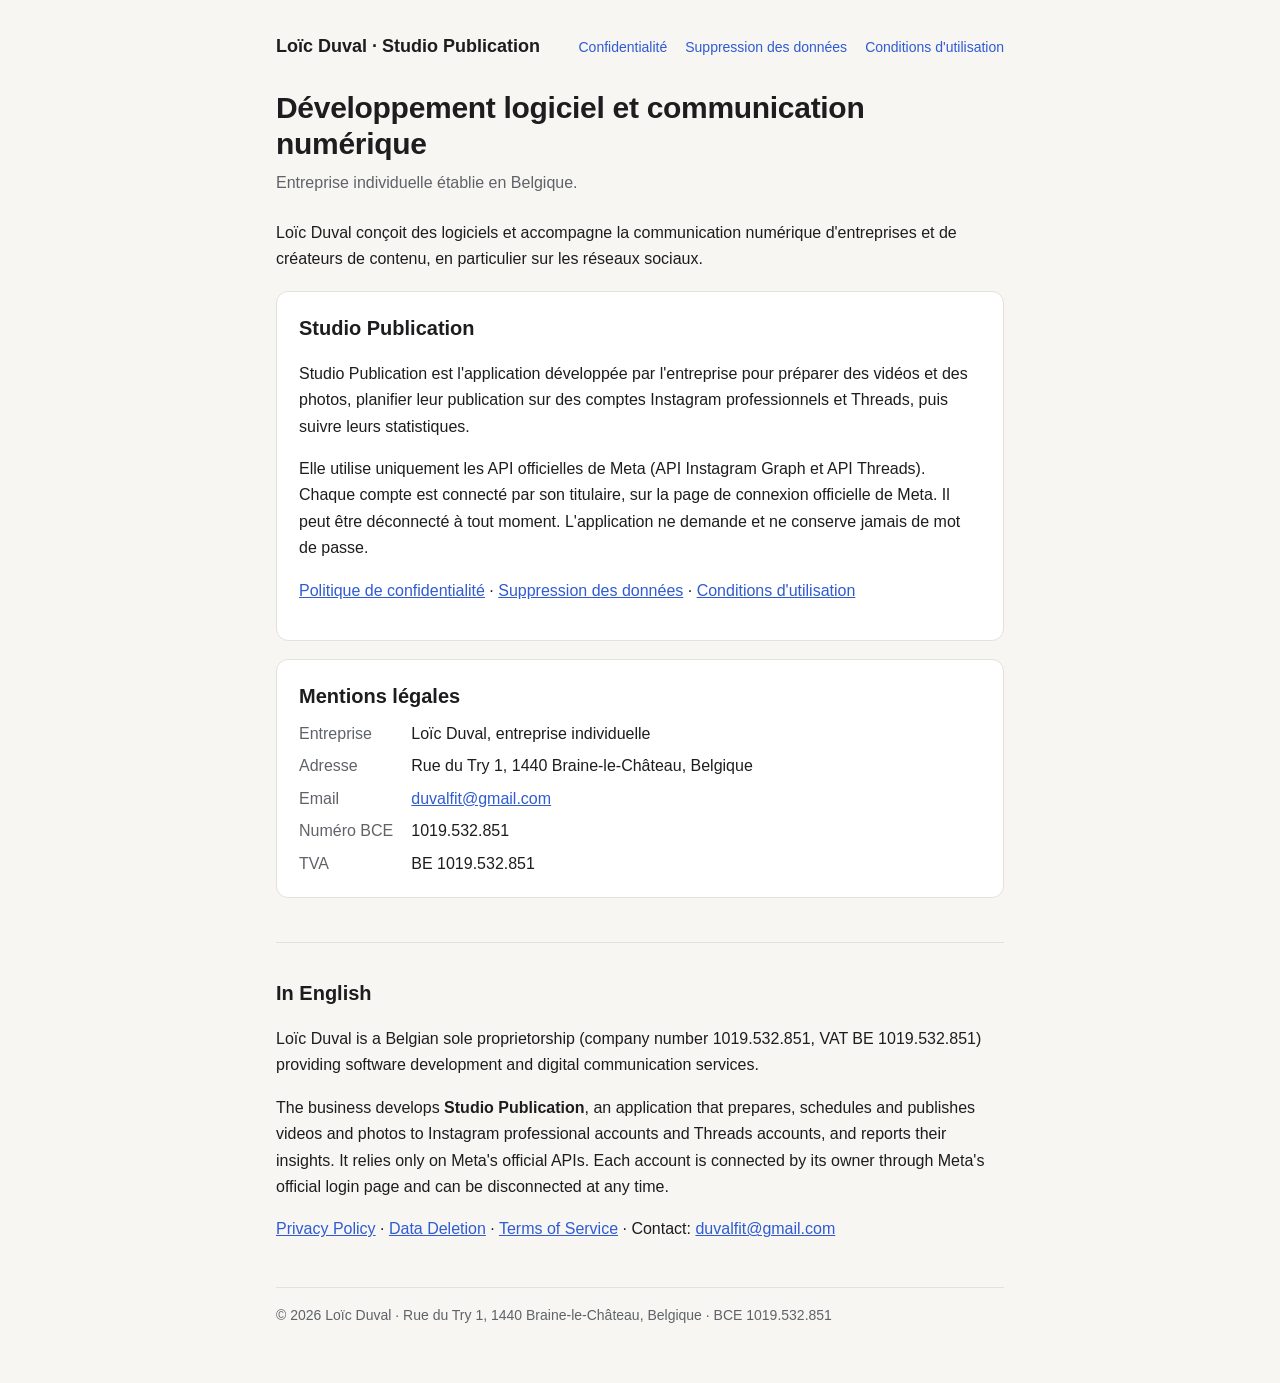
<file: index.html>
<!doctype html>
<html lang="fr">
<head>
<meta charset="utf-8">
<meta name="viewport" content="width=device-width, initial-scale=1">
<title>Loïc Duval · Studio Publication</title>
<meta name="description" content="Loïc Duval, entreprise individuelle belge : développement logiciel et communication numérique. Éditeur de l'application Studio Publication.">
<link rel="stylesheet" href="style.css">
<link rel="icon" type="image/png" href="icone.png">
<link rel="apple-touch-icon" href="icone.png">
</head>
<body>
<div class="page">
  <header class="haut">
    <a class="marque" href="./">Loïc Duval · Studio Publication</a>
    <nav class="liens">
      <a href="confidentialite.html">Confidentialité</a>
      <a href="suppression-des-donnees.html">Suppression des données</a>
      <a href="conditions.html">Conditions d'utilisation</a>
    </nav>
  </header>

  <h1>Développement logiciel et communication numérique</h1>
  <p class="sous-titre">Entreprise individuelle établie en Belgique.</p>

  <p>Loïc Duval conçoit des logiciels et accompagne la communication numérique d'entreprises et de créateurs de contenu, en particulier sur les réseaux sociaux.</p>

  <div class="carte">
    <h2>Studio Publication</h2>
    <p>Studio Publication est l'application développée par l'entreprise pour préparer des vidéos et des photos, planifier leur publication sur des comptes Instagram professionnels et Threads, puis suivre leurs statistiques.</p>
    <p>Elle utilise uniquement les API officielles de Meta (API Instagram Graph et API Threads). Chaque compte est connecté par son titulaire, sur la page de connexion officielle de Meta. Il peut être déconnecté à tout moment. L'application ne demande et ne conserve jamais de mot de passe.</p>
    <p><a href="confidentialite.html">Politique de confidentialité</a> · <a href="suppression-des-donnees.html">Suppression des données</a> · <a href="conditions.html">Conditions d'utilisation</a></p>
  </div>

  <div class="carte">
    <h2>Mentions légales</h2>
    <dl class="fiche">
      <dt>Entreprise</dt><dd>Loïc Duval, entreprise individuelle</dd>
      <dt>Adresse</dt><dd>Rue du Try 1, 1440 Braine-le-Château, Belgique</dd>
      <dt>Email</dt><dd><a href="mailto:duvalfit@gmail.com">duvalfit@gmail.com</a></dd>
      <dt>Numéro BCE</dt><dd>1019.532.851</dd>
      <dt>TVA</dt><dd>BE 1019.532.851</dd>
    </dl>
  </div>

  <hr>
  <section lang="en">
    <h2>In English</h2>
    <p>Loïc Duval is a Belgian sole proprietorship (company number 1019.532.851, VAT BE 1019.532.851) providing software development and digital communication services.</p>
    <p>The business develops <strong>Studio Publication</strong>, an application that prepares, schedules and publishes videos and photos to Instagram professional accounts and Threads accounts, and reports their insights. It relies only on Meta's official APIs. Each account is connected by its owner through Meta's official login page and can be disconnected at any time.</p>
    <p><a href="confidentialite.html#en">Privacy Policy</a> · <a href="suppression-des-donnees.html#en">Data Deletion</a> · <a href="conditions.html#en">Terms of Service</a> · Contact: <a href="mailto:duvalfit@gmail.com">duvalfit@gmail.com</a></p>
  </section>

  <footer class="bas">© 2026 Loïc Duval · Rue du Try 1, 1440 Braine-le-Château, Belgique · BCE 1019.532.851</footer>
</div>
</body>
</html>
</file>
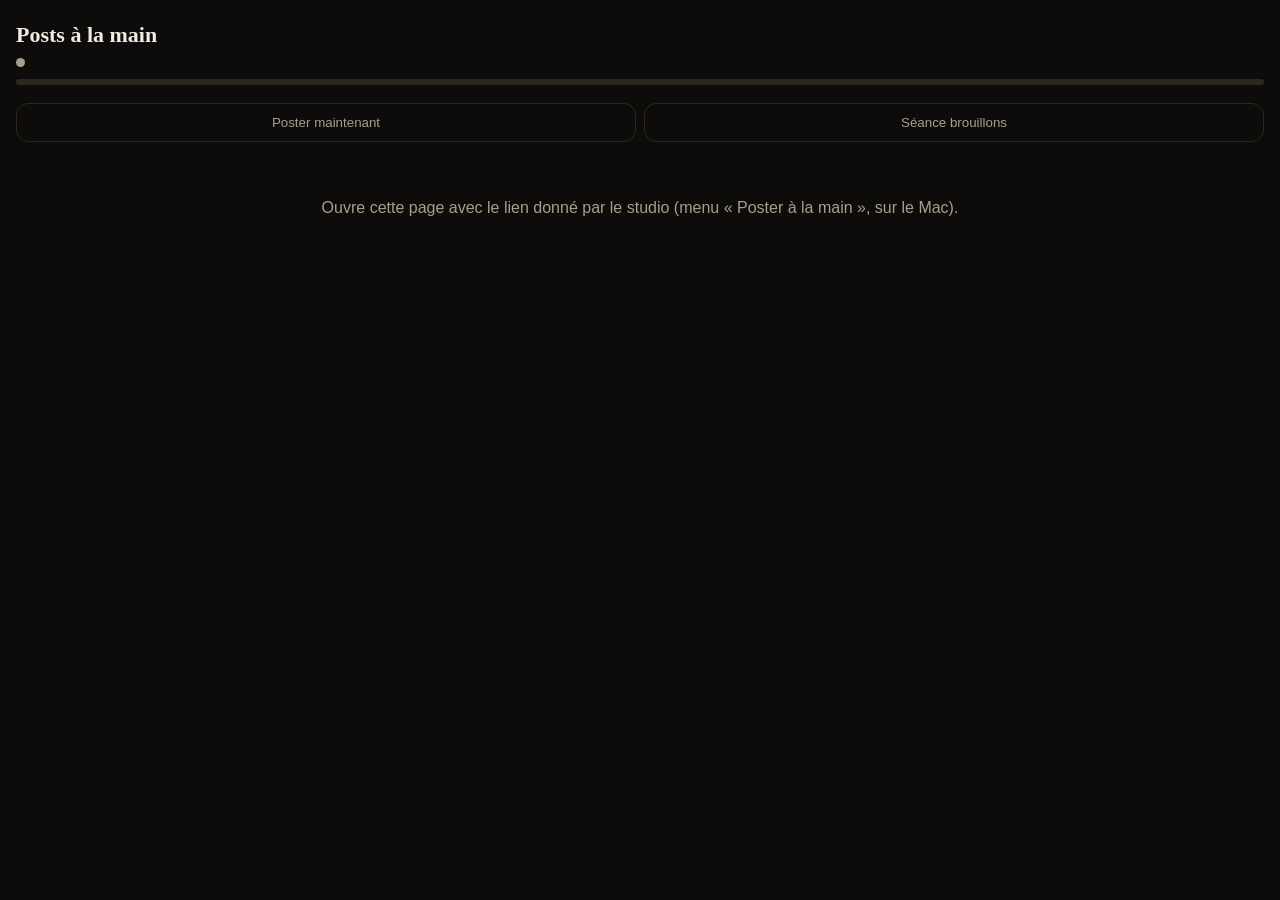
<file: poster/index.html>
<!doctype html><html lang="fr"><head><meta charset="utf-8">
<meta name="viewport" content="width=device-width, initial-scale=1, viewport-fit=cover">
<meta name="robots" content="noindex, nofollow"><meta name="referrer" content="no-referrer">
<meta name="theme-color" content="#0d0c0a">
<title>Posts à la main</title>
<style>
:root{--bg:#0d0c0a;--carte:#17150f;--ligne:#2c281d;--txt:#f1ece0;--doux:#a79f8c;--or:#ecc25c;--ok:#5fcf8f;--essai:#ff8a5c}
*{box-sizing:border-box}body{margin:0;background:var(--bg);color:var(--txt);font:16px/1.45 -apple-system,BlinkMacSystemFont,"Segoe UI",sans-serif;
padding:16px 16px calc(28px + env(safe-area-inset-bottom))}
h1{font:600 22px/1.2 Georgia,serif;margin:6px 0 2px}.sous{color:var(--doux);font-size:14px;margin:0 0 10px}
.etat{display:flex;align-items:center;gap:8px;font-size:13px;color:var(--doux);margin:0 0 12px}
.etat i{width:9px;height:9px;border-radius:50%;background:var(--doux);flex:none}.etat.on i{background:var(--ok)}.etat.charge i{background:var(--or)}
.barre{height:6px;border-radius:6px;background:var(--ligne);overflow:hidden;margin:0 0 18px}.barre i{display:block;height:100%;background:var(--or);width:0;transition:width .4s}
.carte{background:var(--carte);border:1px solid var(--ligne);border-radius:18px;padding:16px;margin:0 0 14px}
.carte.suivant{border-color:var(--or);box-shadow:0 0 0 1px var(--or),0 10px 40px rgba(236,194,92,.12)}
.tete{display:flex;align-items:baseline;gap:10px;flex-wrap:wrap}.heure{font:600 26px/1 Georgia,serif;color:var(--or)}
.retard{color:var(--essai);font-size:13px}.compte{font-size:22px;font-weight:700;margin:8px 0 6px;word-break:break-all}
.type{display:inline-block;font-size:12px;font-weight:700;letter-spacing:.06em;text-transform:uppercase;padding:5px 10px;border-radius:99px;border:1px solid var(--ligne);color:var(--doux)}
.type.essai{color:#1a0d06;background:var(--essai);border-color:var(--essai)}
.consigne{font-size:14px;color:var(--essai);margin:8px 0 0}
video{width:100%;max-height:46vh;border-radius:12px;background:#000;margin:12px 0 0}
.leg{font-size:14px;color:var(--doux);margin:10px 0 0;white-space:pre-wrap;word-break:break-word;max-height:5.8em;overflow:auto}
.btn{display:block;width:100%;border:0;border-radius:14px;padding:16px;font:600 17px/1 inherit;margin:12px 0 0;cursor:pointer;text-align:center;text-decoration:none}
.btn.or{background:var(--or);color:#1b1503}.btn.or:disabled{opacity:.55}
.btn.ok{background:transparent;color:var(--ok);border:1px solid var(--ok)}
.duo{display:flex;gap:10px}.duo .btn{flex:1}.btn.fin{background:transparent;color:var(--doux);border:1px solid var(--ligne);font-size:15px;padding:13px}
.etapes{font-size:13px;color:var(--doux);margin:10px 0 0;padding-left:18px}.etapes li{margin:2px 0}
.ligne{display:flex;align-items:center;gap:10px;padding:11px 2px;border-bottom:1px solid var(--ligne);font-size:15px}
.ligne .h{color:var(--or);font-variant-numeric:tabular-nums;min-width:48px}.ligne .c{flex:1;overflow:hidden;text-overflow:ellipsis;white-space:nowrap}
.ligne .s{font-size:13px;color:var(--doux)}.ligne.fait .s{color:var(--ok)}.ligne button{background:none;border:0;color:var(--doux);font-size:13px;text-decoration:underline;padding:4px}
.ligne .manque{color:var(--essai)}
h2{font:600 15px/1 inherit;color:var(--doux);text-transform:uppercase;letter-spacing:.08em;margin:22px 0 4px}
.vide{text-align:center;color:var(--doux);padding:40px 10px}
.note{position:fixed;left:16px;right:16px;bottom:calc(16px + env(safe-area-inset-bottom));background:#fff;color:#111;border-radius:12px;padding:12px 14px;font-size:14px;text-align:center;opacity:0;pointer-events:none;transition:opacity .25s}
.note.vu{opacity:1}
.modes{display:flex;gap:8px;margin:0 0 14px}.modes button{flex:1;border:1px solid var(--ligne);background:transparent;color:var(--doux);border-radius:12px;padding:11px 6px;font:600 14px/1.1 inherit}
.modes button.on{border-color:var(--or);color:var(--or)}
.puces{display:flex;gap:8px;flex-wrap:wrap;margin:0 0 12px}.puces button{border:1px solid var(--ligne);background:transparent;color:var(--txt);border-radius:99px;padding:8px 12px;font:600 14px/1 inherit}
.puces button.on{background:var(--or);border-color:var(--or);color:#1b1503}.aide{font-size:13px;color:var(--doux);margin:0 0 12px}
</style></head><body>
<h1>Posts à la main</h1><p class="sous" id="sous">Chargement…</p>
<div class="etat" id="etat"><i></i><span id="etatTxt">Recherche du studio…</span></div>
<div class="barre"><i id="barre"></i></div>
<div class="modes"><button data-mode="heure">Poster maintenant</button><button data-mode="brouillons">Séance brouillons</button></div>
<div id="seance"></div>
<div id="suivant"></div><h2 id="tAvenir" hidden>Ensuite</h2><div id="avenir"></div><h2 id="tFaits" hidden>Déjà traités</h2><div id="faits"></div>
<div class="note" id="note"></div>
<script>
// Cette page ne contient aucune donnée. La clé (après le # du lien donné par le studio) reste dans ce téléphone.
// Les vidéos sont rangées dans le téléphone : une fois chargées, la page marche sans le Mac.
const NTFY = 'https://ntfy.sh';
const $ = (s) => document.querySelector(s);
const esc = (s) => String(s ?? '').replace(/[&<>"']/g, (c) => ({'&':'&amp;','<':'&lt;','>':'&gt;','"':'&quot;',"'":'&#39;'}[c]));
const hm = (t) => new Date(t * 1000).toLocaleTimeString('fr-FR', {hour: '2-digit', minute: '2-digit'});
const lire = (k, d) => { try { const v = localStorage.getItem(k); return v == null ? d : JSON.parse(v); } catch { return d; } };
const ecrire = (k, v) => { try { localStorage.setItem(k, JSON.stringify(v)); } catch { /* stockage plein ou bloqué */ } };
function note(t) { const n = $('#note'); n.textContent = t; n.classList.add('vu'); clearTimeout(note.t); note.t = setTimeout(() => n.classList.remove('vu'), 3400); }

if (location.hash.length > 10) { ecrire('cle', location.hash.slice(1)); history.replaceState(null, '', location.pathname); }
const cle = lire('cle', '');
const [secret, sujetAdr] = cle.split('.');
let posts = lire('posts', []);          // la liste, gardée dans le téléphone
let attente = lire('attente', []);      // appuis faits Mac éteint, à remonter au studio : [{id, statut, t}]
let base = lire('base', '');            // adresse internet du studio la dernière fois qu'il a répondu
let enLigne = false, ouvert = null, enCours = false;
let mode = lire('mode', 'heure'), compteSeance = null;   // « brouillons » : on prépare d'affilée tous les posts d'un compte
const fichiers = {};                    // id -> File en mémoire, prêt pour le partage
const dansTel = new Set();              // ids des vidéos déjà rangées dans le téléphone
const cleVideo = (id) => 'v/' + id + '.mp4';

async function essayer(url, opt, ms) {
  const c = new AbortController(); const t = setTimeout(() => c.abort(), ms || 7000);
  try { return await fetch(url, Object.assign({signal: c.signal, cache: 'no-store'}, opt || {})); } finally { clearTimeout(t); }
}

async function adressesConnues() {
  const l = base ? [base] : [];
  if (!sujetAdr) return l;
  try {
    const txt = await (await essayer(NTFY + '/' + sujetAdr + '/json?poll=1&since=12h', null, 7000)).text();
    const msgs = txt.split('\n').filter(Boolean).map((x) => { try { return JSON.parse(x); } catch { return null; } }).filter((m) => m && m.event === 'message' && /^https:\/\//.test(m.message || ''));
    msgs.sort((a, b) => b.time - a.time);
    for (const m of msgs) if (!l.includes(m.message)) l.push(m.message);
  } catch { /* pas de réseau */ }
  return l;
}

async function synchroniser() {
  if (!secret || enCours) return;
  enCours = true;
  try {
    let d = null;
    for (const b of await adressesConnues()) {
      try { const r = await essayer(b + '/t/' + secret + '/liste'); if (r.ok) { d = await r.json(); base = b; ecrire('base', b); break; } } catch { /* studio éteint à cette adresse */ }
    }
    enLigne = !!d;
    if (d) {
      const reste = [];
      for (const a of attente) {          // remonte ce qui a été fait Mac éteint
        try { const r = await essayer(base + '/t/' + secret + '/' + a.statut + '/' + a.id + '?t=' + Math.round(a.t), {method: 'POST'}); if (!r.ok) reste.push(a); } catch { reste.push(a); }
      }
      const envoye = attente.length !== reste.length;
      attente = reste; ecrire('attente', attente);
      if (envoye) { try { d = await (await essayer(base + '/t/' + secret + '/liste')).json(); } catch { /* on garde la liste d'avant */ } }
      posts = d.posts.map((p) => { const a = attente.find((x) => x.id === p.id); return !a ? p : (a.statut === 'brouillon' || a.statut === 'pasbrouillon' ? Object.assign(p, {brouillon: a.statut === 'brouillon'}) : Object.assign(p, {statut: a.statut})); });
      ecrire('posts', posts);
    }
    dessiner();
    if (enLigne) await rangerVideos();
  } finally { enCours = false; dessiner(); }
}

async function rangerVideos() {
  if (!('caches' in window)) return;
  if (navigator.storage && navigator.storage.persist) navigator.storage.persist().catch(() => {});
  const cache = await caches.open('videos');
  const voulus = posts.filter((p) => p.statut === 'prevu');
  for (const r of await cache.keys()) {          // ménage : les vidéos des posts déjà traités ou retirés
    const id = (r.url.match(/v\/([^/]+)\.mp4$/) || [])[1];
    if (!voulus.some((p) => p.id === id)) { await cache.delete(r); dansTel.delete(id); }
  }
  for (const p of voulus) {
    if (await cache.match(cleVideo(p.id))) { dansTel.add(p.id); continue; }
    try {
      const r = await fetch(base + '/t/' + secret + '/v/' + p.id + '.mp4', {cache: 'no-store'});
      if (!r.ok) continue;
      await cache.put(cleVideo(p.id), new Response(await r.blob(), {headers: {'Content-Type': 'video/mp4'}}));
      dansTel.add(p.id);
    } catch { break; }                           // plus de réseau ou plus de place : on s'arrête là
    dessiner();
  }
}

async function recenser() {
  if (!('caches' in window)) return;
  const cache = await caches.open('videos');
  for (const r of await cache.keys()) { const id = (r.url.match(/v\/([^/]+)\.mp4$/) || [])[1]; if (id) dansTel.add(id); }
}

async function fichier(p) {
  if (fichiers[p.id]) return fichiers[p.id];
  if (!('caches' in window)) return null;
  const r = await (await caches.open('videos')).match(cleVideo(p.id));
  if (!r) return null;
  fichiers[p.id] = new File([await r.blob()], 'reel-' + p.id + '.mp4', {type: 'video/mp4'});
  return fichiers[p.id];
}

async function preparer(p) {
  if (!p) return;
  const f = await fichier(p);
  if ($('#suivant').dataset.id !== p.id) return;
  const secondaire = !!document.querySelector('[data-envoyer="' + p.id + '"].fin');
  const bt = document.querySelector('[data-envoyer="' + p.id + '"]'), v = document.querySelector('#suivant video');
  if (f) {
    if (bt) { bt.disabled = false; bt.textContent = secondaire ? 'Renvoyer la vidéo vers Instagram' : 'Envoyer vers Instagram'; }
    if (v && !v.src) v.src = URL.createObjectURL(f);
  } else if (bt) bt.textContent = enLigne ? 'Chargement de la vidéo…' : 'Vidéo pas encore dans le téléphone';
}

function dessiner() {
  if (!secret) { $('#sous').textContent = ''; $('#etatTxt').textContent = ''; $('#suivant').innerHTML = '<div class="vide">Ouvre cette page avec le lien donné par le studio (menu « Poster à la main », sur le Mac).</div>'; return; }
  const now = Date.now() / 1000;
  const aFaire = posts.filter((p) => p.statut === 'prevu');
  const traites = posts.filter((p) => p.statut !== 'prevu');
  const faits = traites.filter((p) => p.statut === 'fait').length;
  const prets = aFaire.filter((p) => dansTel.has(p.id)).length;
  $('#sous').textContent = posts.length ? faits + ' posté' + (faits > 1 ? 's' : '') + ' sur ' + posts.length + ' · ' + aFaire.length + ' à faire' : 'Rien de prévu.';
  $('#barre').style.width = posts.length ? Math.round(100 * faits / posts.length) + '%' : '0';
  const charge = enLigne && prets < aFaire.length;
  $('#etat').className = 'etat' + (charge ? ' charge' : (enLigne ? ' on' : ''));
  $('#etatTxt').textContent = (enCours && !enLigne ? 'Recherche du studio… ' : (enLigne ? 'Studio joint. ' : 'Mac éteint : tu peux poster quand même. '))
    + (aFaire.length ? prets + ' vidéo' + (prets > 1 ? 's' : '') + ' sur ' + aFaire.length + ' dans le téléphone' + (charge ? ', chargement…' : '') + '.' : '')
    + (attente.length ? ' ' + attente.length + ' à remonter au studio.' : '');
  document.querySelectorAll('[data-mode]').forEach((b) => b.classList.toggle('on', b.dataset.mode === mode));
  const seance = mode === 'brouillons';
  const aPreparer = aFaire.filter((x) => !x.brouillon);
  const comptes = [...new Set(aPreparer.map((x) => x.compte))];
  if (seance && !comptes.includes(compteSeance)) compteSeance = comptes[0] || null;
  $('#seance').innerHTML = !seance ? '' : (comptes.length
    ? '<p class="aide">Choisis un compte, mets-toi dessus dans Instagram, puis enregistre toutes ses vidéos en brouillon d\'affilée. À l\'heure du rappel, il ne restera qu\'à publier le brouillon.</p><div class="puces">' + comptes.map((c) => '<button data-compte="' + esc(c) + '" class="' + (c === compteSeance ? 'on' : '') + '">' + esc(c) + ' · ' + aPreparer.filter((x) => x.compte === c).length + '</button>').join('') + '</div>'
    : '<p class="aide">Tous les posts à venir sont déjà en brouillon. Passe sur « Poster maintenant » pour les publier à l\'heure.</p>');
  const p = seance ? aPreparer.find((x) => x.compte === compteSeance)
    : (aFaire.find((x) => x.id === ouvert) || aFaire.find((x) => x.brouillon || dansTel.has(x.id)) || aFaire[0]);
  const cleCarte = p ? p.id + ':' + mode + ':' + (p.brouillon ? 1 : 0) : '';
  if (!p && seance) { $('#suivant').dataset.id = ''; $('#suivant').innerHTML = ''; }
  else if (!p) { $('#suivant').dataset.id = ''; $('#suivant').innerHTML = '<div class="vide">' + (posts.length ? 'Tout est posté pour l\'instant. Bravo.' : 'Aucun post préparé. Prépare-les depuis le studio, sur le Mac.') + '</div>'; }
  else if ($('#suivant').dataset.cle !== cleCarte) {
    $('#suivant').dataset.cle = cleCarte;
    $('#suivant').dataset.id = p.id;
    const retard = now - p.heure;
    $('#suivant').innerHTML = '<div class="carte suivant"><div class="tete"><span class="heure">' + hm(p.heure) + '</span>'
      + (retard > 300 ? '<span class="retard">prévu il y a ' + Math.round(retard / 60) + ' min</span>' : (retard < -60 ? '<span class="sous" style="margin:0">dans ' + Math.round(-retard / 60) + ' min</span>' : '<span class="retard">c\'est maintenant</span>')) + '</div>'
      + '<div class="compte">' + esc(p.compte) + '</div>'
      + '<span class="type ' + (p.genre === 'essai' ? 'essai' : '') + '">' + (p.genre === 'essai' ? 'Réel d\'essai' : 'Réel normal') + '</span>'
      + (p.genre === 'essai' ? '<p class="consigne">Dans Instagram, active « Essai » avant de partager.</p>' : '')
      + '<video controls playsinline preload="metadata"></video>'
      + (p.legende ? '<p class="leg">' + esc(p.legende) + '</p>' : '')
      + (p.brouillon && !seance
        ? '<p class="consigne">Déjà en brouillon. Dans Instagram, sur <b>' + esc(p.compte) + '</b> : « + » › Reel › Brouillons, choisis cette vidéo et publie.</p>'
          + '<div class="duo"><button class="btn ok" data-fait="' + p.id + '">C\'est posté ✓</button><button class="btn fin" data-saute="' + p.id + '">Passer</button></div>'
          + '<button class="btn fin" data-envoyer="' + p.id + '" disabled>Chargement de la vidéo…</button><button class="btn fin" data-pasbrouillon="' + p.id + '">Ce n\'était pas en brouillon</button></div>'
        : '<button class="btn or" data-envoyer="' + p.id + '" disabled>Chargement de la vidéo…</button>'
          + '<ol class="etapes"><li>Dans Instagram, mets-toi sur <b>' + esc(p.compte) + '</b> (appui long sur ta photo de profil, en bas à droite).</li><li>Reviens ici, appuie sur « Envoyer vers Instagram », puis choisis Instagram › Reel.</li>'
          + (p.legende ? '<li>La légende est déjà copiée : colle-la.</li>' : '')
          + (seance ? '<li>Dans Instagram, choisis <b>« Enregistrer le brouillon »</b> au lieu de partager.</li>' : '') + '</ol>'
          + (seance ? '<div class="duo"><button class="btn ok" data-brouillon="' + p.id + '">Mis en brouillon ✓</button><button class="btn fin" data-saute="' + p.id + '">Passer</button></div></div>'
                    : '<div class="duo"><button class="btn ok" data-fait="' + p.id + '">C\'est posté ✓</button><button class="btn fin" data-saute="' + p.id + '">Passer</button></div></div>'));
  }
  if (p) preparer(p);
  const reste = aFaire.filter((x) => !p || x.id !== p.id);
  if (reste[0] && dansTel.has(reste[0].id)) fichier(reste[0]);
  $('#tAvenir').hidden = !reste.length;
  $('#avenir').innerHTML = reste.map((x) => '<div class="ligne"><span class="h">' + hm(x.heure) + '</span><span class="c">' + esc(x.compte) + '</span><span class="s' + (dansTel.has(x.id) ? '' : ' manque') + '">' + (x.genre === 'essai' ? 'essai' : 'réel') + (x.brouillon ? ' · en brouillon' : (dansTel.has(x.id) ? '' : ' · pas chargée')) + '</span><button data-ouvrir="' + x.id + '">Faire maintenant</button></div>').join('');
  $('#tFaits').hidden = !traites.length;
  $('#faits').innerHTML = traites.map((x) => '<div class="ligne ' + x.statut + '"><span class="h">' + hm(x.heure) + '</span><span class="c">' + esc(x.compte) + '</span><span class="s">' + (x.statut === 'fait' ? 'posté ✓' : 'passé') + '</span><button data-prevu="' + x.id + '">Annuler</button></div>').join('');
}

function marquer(id, statut) {
  const p = posts.find((x) => x.id === id);
  if (!p) return;
  if (statut === 'brouillon' || statut === 'pasbrouillon') p.brouillon = statut === 'brouillon'; else p.statut = statut;
  ecrire('posts', posts);
  attente = attente.filter((a) => a.id !== id).concat([{id, statut, t: Date.now() / 1000}]); ecrire('attente', attente);
  ouvert = null; $('#suivant').dataset.id = ''; $('#suivant').dataset.cle = '';
  dessiner(); synchroniser();
}

document.addEventListener('click', async (e) => {
  const t = e.target.closest('[data-envoyer],[data-fait],[data-saute],[data-prevu],[data-ouvrir],[data-mode],[data-compte],[data-brouillon],[data-pasbrouillon]');
  if (!t) return;
  const d = t.dataset;
  if (d.mode) { mode = d.mode; ecrire('mode', mode); ouvert = null; dessiner(); return; }
  if (d.compte) { compteSeance = d.compte; dessiner(); return; }
  if (d.brouillon) { marquer(d.brouillon, 'brouillon'); note('Noté. Vidéo suivante de ce compte.'); return; }
  if (d.pasbrouillon) { marquer(d.pasbrouillon, 'pasbrouillon'); return; }
  if (d.envoyer) {
    const p = posts.find((x) => x.id === d.envoyer), f = fichiers[d.envoyer];
    if (p && p.legende && navigator.clipboard) navigator.clipboard.writeText(p.legende).catch(() => {});
    if (!f) { note('La vidéo charge encore, réessaie dans un instant.'); return; }
    if (navigator.canShare && navigator.canShare({files: [f]})) {
      try { await navigator.share({files: [f]}); note(p && p.legende ? 'Légende copiée. Une fois posté, appuie sur « C\'est posté ».' : 'Une fois posté, appuie sur « C\'est posté ».'); }
      catch (err) { if (err && err.name !== 'AbortError') note('Le partage n\'a pas marché sur ce téléphone.'); }
    } else note('Ce navigateur ne sait pas partager une vidéo : ouvre la page dans Safari.');
  } else if (d.fait) marquer(d.fait, 'fait');
  else if (d.saute) { if (confirm('Passer ce post ? Sa vidéo retourne au stock.')) marquer(d.saute, 'saute'); }
  else if (d.prevu) marquer(d.prevu, 'prevu');
  else if (d.ouvrir) { ouvert = d.ouvrir; mode = 'heure'; ecrire('mode', mode); $('#suivant').dataset.id = ''; dessiner(); window.scrollTo({top: 0, behavior: 'smooth'}); }
});

if ('serviceWorker' in navigator) navigator.serviceWorker.register('sw.js').catch(() => {});
recenser().then(() => { dessiner(); synchroniser(); });
setInterval(synchroniser, 45000);
document.addEventListener('visibilitychange', () => { if (!document.hidden) synchroniser(); });
</script></body></html>
</file>
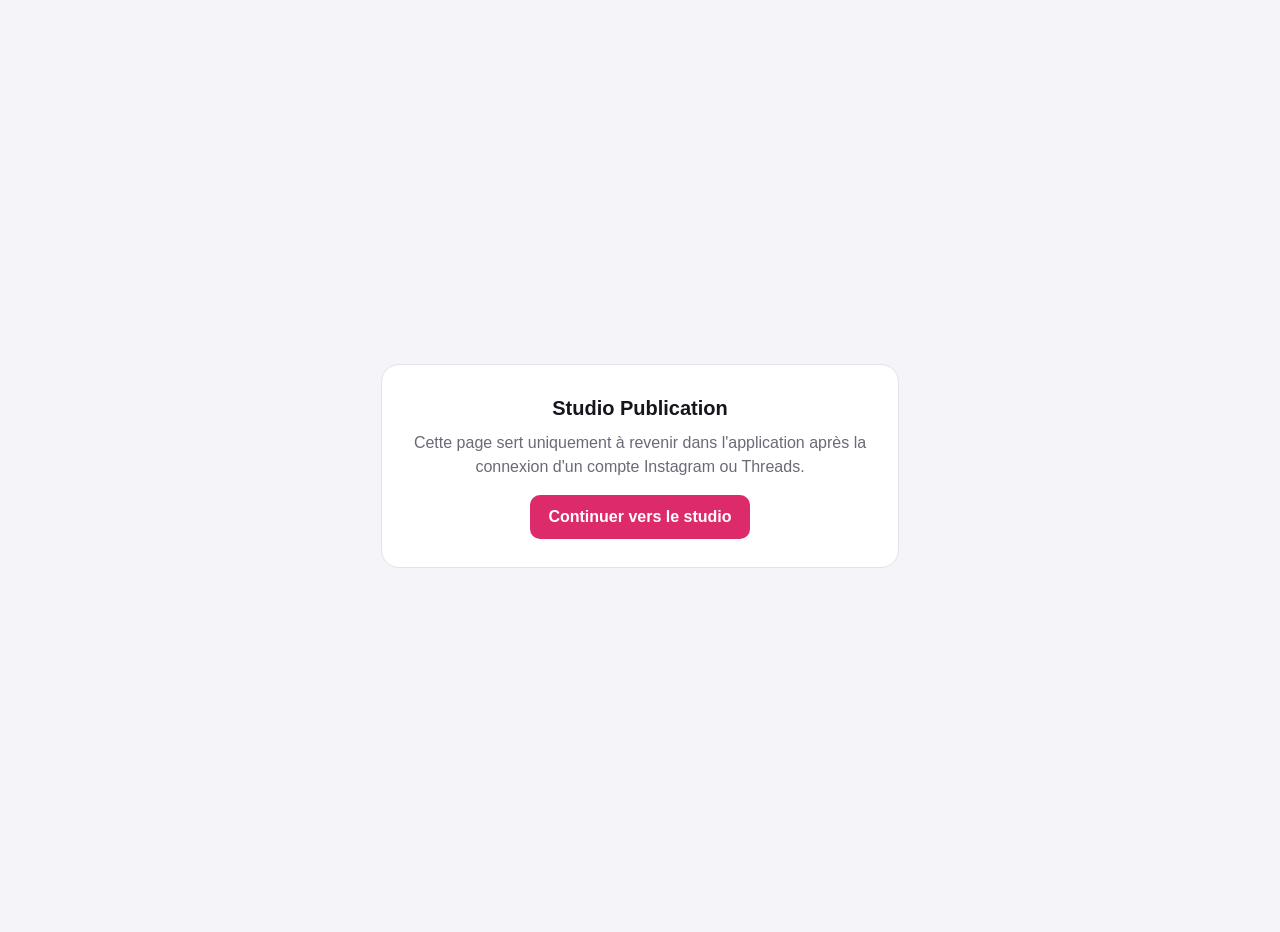
<file: retour/index.html>
<!doctype html>
<html lang="fr">
<head>
<meta charset="utf-8">
<meta name="viewport" content="width=device-width, initial-scale=1">
<meta name="robots" content="noindex">
<meta name="referrer" content="no-referrer">
<title>Retour vers Studio Publication</title>
<link rel="icon" type="image/png" href="../icone.png">
<style>
  :root { color-scheme: light dark; }
  body { margin: 0; min-height: 100vh; display: flex; align-items: center; justify-content: center; padding: 16px;
    font: 16px/1.5 -apple-system, BlinkMacSystemFont, "Segoe UI", Roboto, sans-serif; background: #f5f4f8; color: #16141c; }
  .carte { max-width: 460px; background: #fff; border: 1px solid #e3e1ea; border-radius: 18px; padding: 28px; text-align: center; }
  h1 { font-size: 20px; margin: 0 0 8px; }
  p { margin: 8px 0 0; color: #6b6877; }
  a { display: inline-block; margin-top: 16px; padding: 10px 18px; border-radius: 10px; background: #dd2a6b; color: #fff; text-decoration: none; font-weight: 600; }
  @media (prefers-color-scheme: dark) {
    body { background: #0d0c11; color: #f2f1f6; }
    .carte { background: #17161d; border-color: #2a2835; }
    p { color: #a09dad; }
  }
</style>
</head>
<body>
<div class="carte">
  <h1 id="titre">Retour vers Studio Publication…</h1>
  <p id="msg">La connexion est presque terminée : cette page te ramène dans le studio, sur ton ordinateur.</p>
  <a id="lien" href="#" hidden>Continuer vers le studio</a>
  <noscript><p>Active JavaScript pour terminer la connexion.</p></noscript>
</div>
<script>
  // Page de retour après une connexion Instagram ou Threads (Studio Publication).
  // Le studio tourne sur l'ordinateur de l'entreprise : on y renvoie le code de connexion donné par Meta.
  // Rien n'est enregistré ni envoyé ailleurs.
  (function () {
    var suite = location.search;
    if (suite.length > 1 && /[?&](code|error|state)=/.test(suite)) {
      var cible = "http://127.0.0.1:8766/retour" + suite;
      var lien = document.getElementById("lien");
      lien.href = cible;
      lien.hidden = false;
      location.replace(cible);
    } else {
      document.getElementById("titre").textContent = "Studio Publication";
      document.getElementById("msg").textContent = "Cette page sert uniquement à revenir dans l'application après la connexion d'un compte Instagram ou Threads.";
    }
  })();
</script>
</body>
</html>
</file>
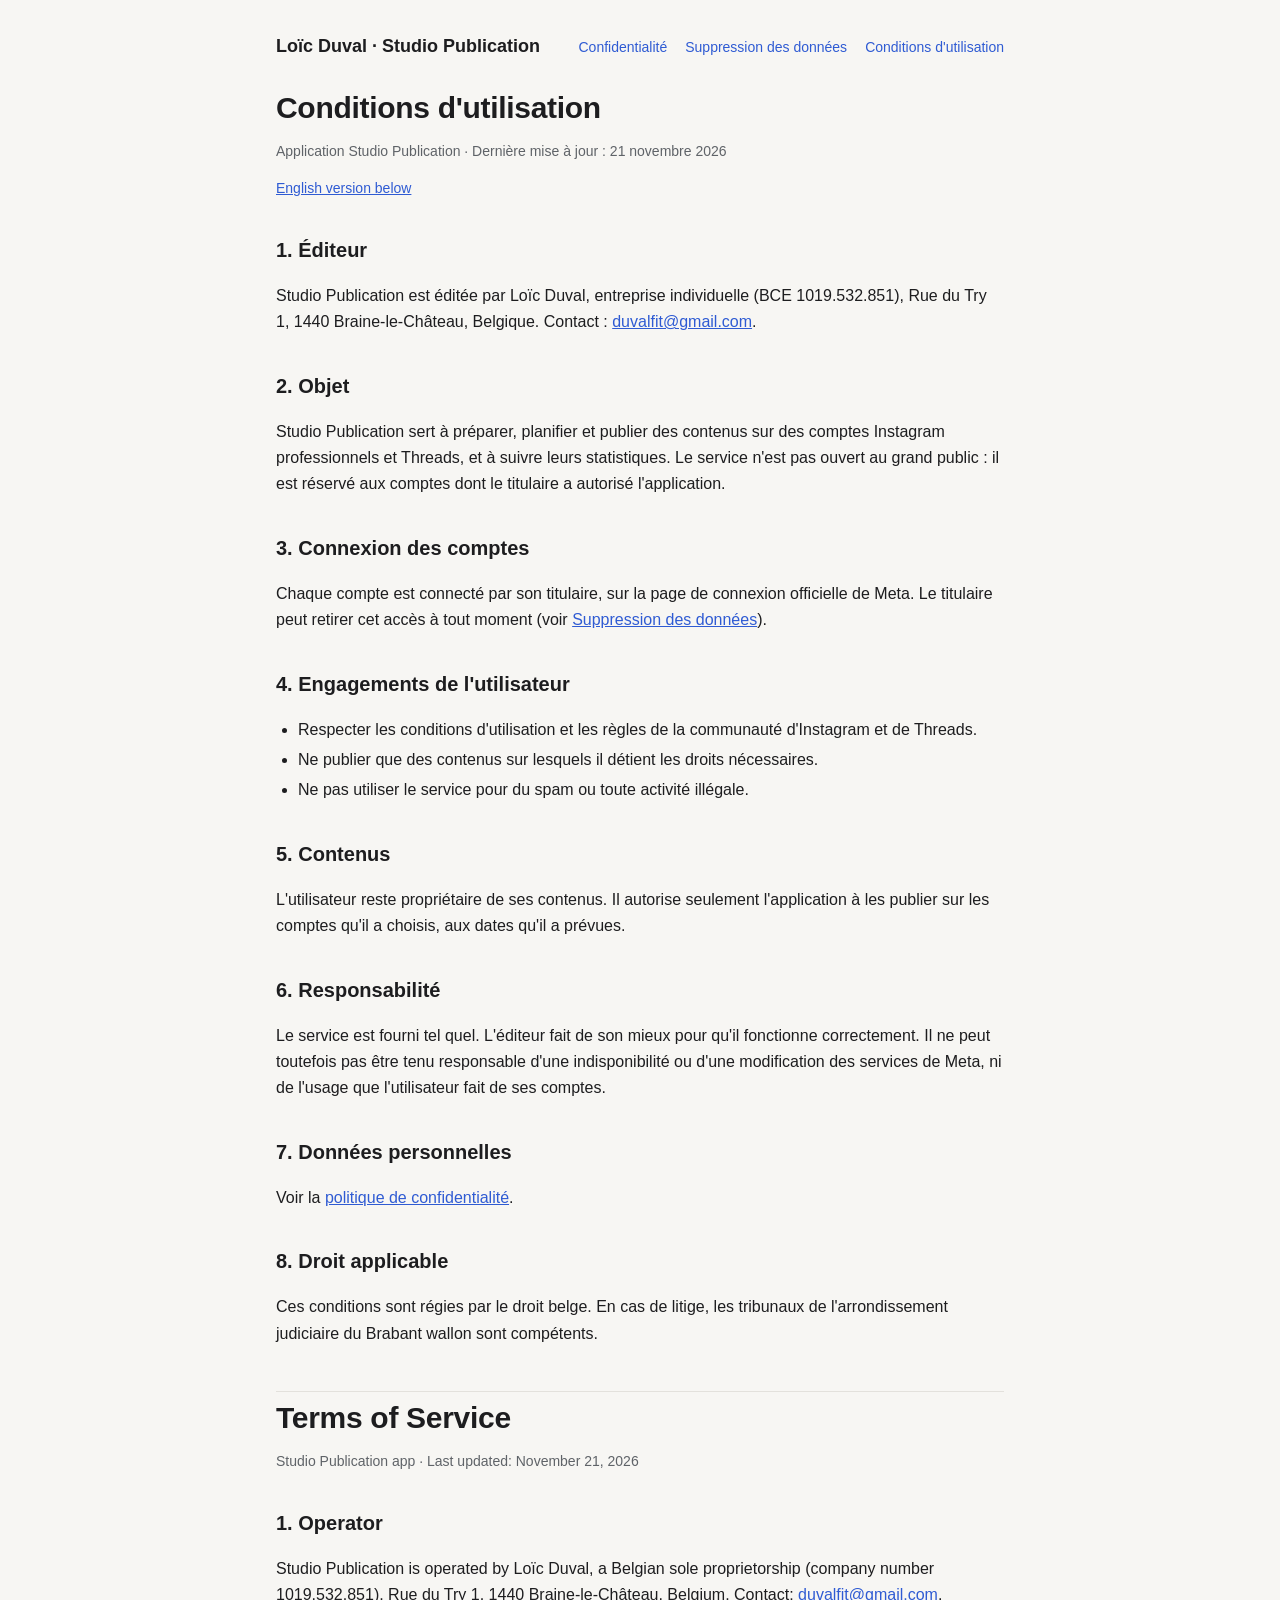
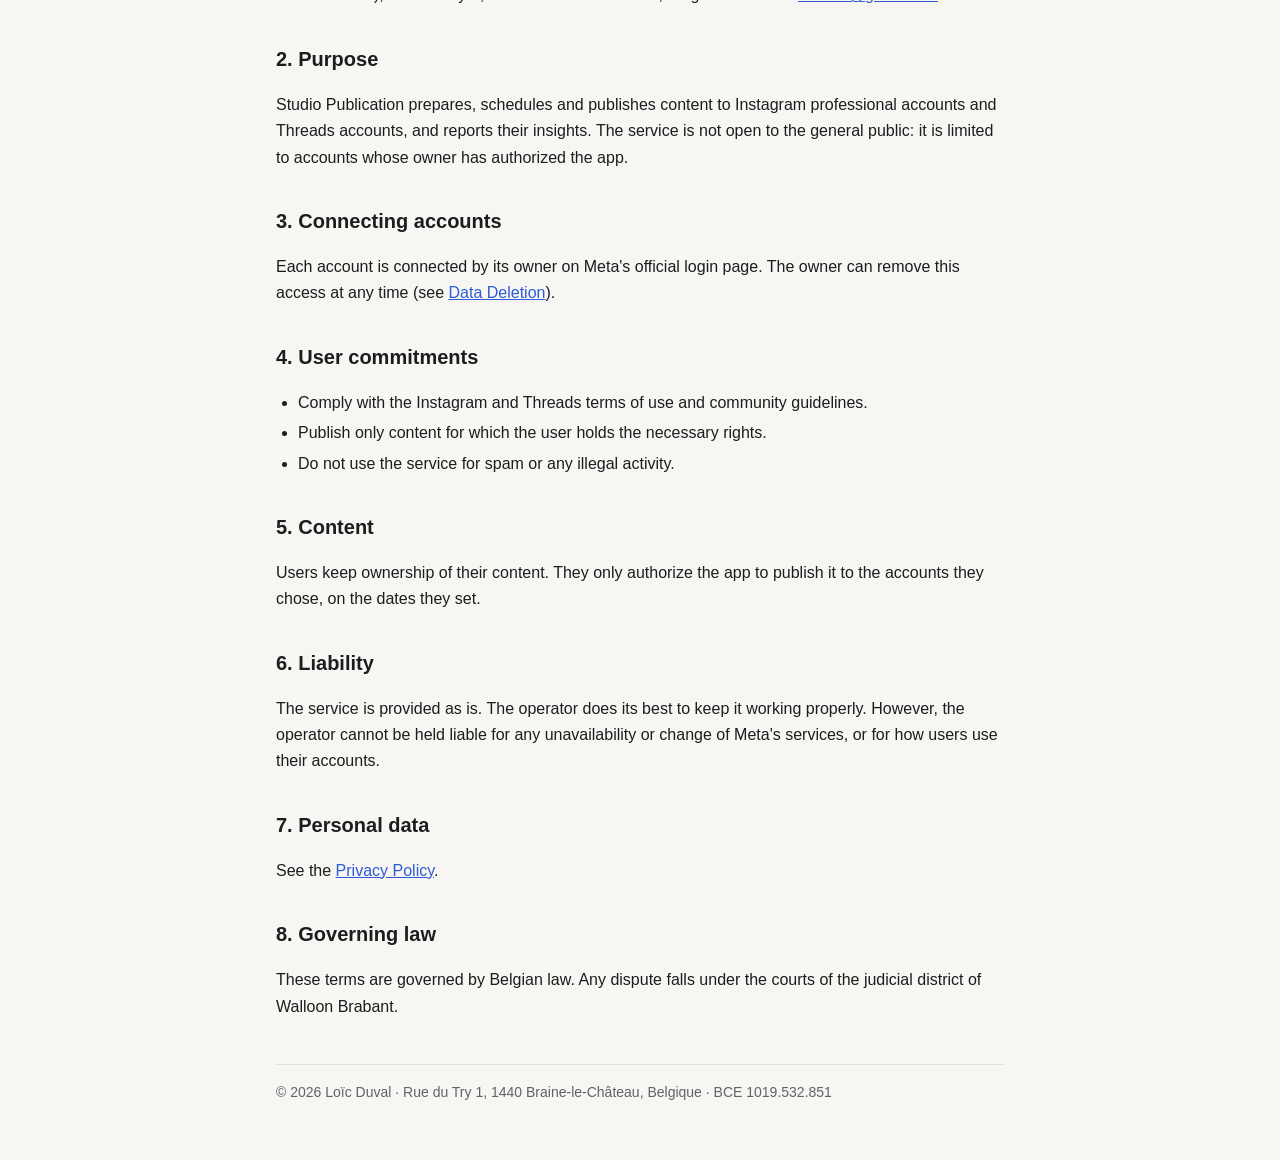
<file: conditions.html>
<!doctype html>
<html lang="fr">
<head>
<meta charset="utf-8">
<meta name="viewport" content="width=device-width, initial-scale=1">
<title>Conditions d'utilisation · Studio Publication</title>
<meta name="description" content="Conditions d'utilisation de l'application Studio Publication (Loïc Duval, Belgique).">
<link rel="stylesheet" href="style.css">
<link rel="icon" type="image/png" href="icone.png">
<link rel="apple-touch-icon" href="icone.png">
</head>
<body>
<div class="page">
  <header class="haut">
    <a class="marque" href="./">Loïc Duval · Studio Publication</a>
    <nav class="liens">
      <a href="confidentialite.html">Confidentialité</a>
      <a href="suppression-des-donnees.html">Suppression des données</a>
      <a href="conditions.html">Conditions d'utilisation</a>
    </nav>
  </header>

  <h1>Conditions d'utilisation</h1>
  <p class="date">Application Studio Publication · Dernière mise à jour : 21 novembre 2026</p>
  <p class="langue"><a href="#en">English version below</a></p>

  <h2>1. Éditeur</h2>
  <p>Studio Publication est éditée par Loïc Duval, entreprise individuelle (BCE 1019.532.851), Rue du Try 1, 1440 Braine-le-Château, Belgique. Contact : <a href="mailto:duvalfit@gmail.com">duvalfit@gmail.com</a>.</p>

  <h2>2. Objet</h2>
  <p>Studio Publication sert à préparer, planifier et publier des contenus sur des comptes Instagram professionnels et Threads, et à suivre leurs statistiques. Le service n'est pas ouvert au grand public : il est réservé aux comptes dont le titulaire a autorisé l'application.</p>

  <h2>3. Connexion des comptes</h2>
  <p>Chaque compte est connecté par son titulaire, sur la page de connexion officielle de Meta. Le titulaire peut retirer cet accès à tout moment (voir <a href="suppression-des-donnees.html">Suppression des données</a>).</p>

  <h2>4. Engagements de l'utilisateur</h2>
  <ul>
    <li>Respecter les conditions d'utilisation et les règles de la communauté d'Instagram et de Threads.</li>
    <li>Ne publier que des contenus sur lesquels il détient les droits nécessaires.</li>
    <li>Ne pas utiliser le service pour du spam ou toute activité illégale.</li>
  </ul>

  <h2>5. Contenus</h2>
  <p>L'utilisateur reste propriétaire de ses contenus. Il autorise seulement l'application à les publier sur les comptes qu'il a choisis, aux dates qu'il a prévues.</p>

  <h2>6. Responsabilité</h2>
  <p>Le service est fourni tel quel. L'éditeur fait de son mieux pour qu'il fonctionne correctement. Il ne peut toutefois pas être tenu responsable d'une indisponibilité ou d'une modification des services de Meta, ni de l'usage que l'utilisateur fait de ses comptes.</p>

  <h2>7. Données personnelles</h2>
  <p>Voir la <a href="confidentialite.html">politique de confidentialité</a>.</p>

  <h2>8. Droit applicable</h2>
  <p>Ces conditions sont régies par le droit belge. En cas de litige, les tribunaux de l'arrondissement judiciaire du Brabant wallon sont compétents.</p>

  <hr>
  <section id="en" lang="en">
    <h1>Terms of Service</h1>
    <p class="date">Studio Publication app · Last updated: November 21, 2026</p>

    <h2>1. Operator</h2>
    <p>Studio Publication is operated by Loïc Duval, a Belgian sole proprietorship (company number 1019.532.851), Rue du Try 1, 1440 Braine-le-Château, Belgium. Contact: <a href="mailto:duvalfit@gmail.com">duvalfit@gmail.com</a>.</p>

    <h2>2. Purpose</h2>
    <p>Studio Publication prepares, schedules and publishes content to Instagram professional accounts and Threads accounts, and reports their insights. The service is not open to the general public: it is limited to accounts whose owner has authorized the app.</p>

    <h2>3. Connecting accounts</h2>
    <p>Each account is connected by its owner on Meta's official login page. The owner can remove this access at any time (see <a href="suppression-des-donnees.html#en">Data Deletion</a>).</p>

    <h2>4. User commitments</h2>
    <ul>
      <li>Comply with the Instagram and Threads terms of use and community guidelines.</li>
      <li>Publish only content for which the user holds the necessary rights.</li>
      <li>Do not use the service for spam or any illegal activity.</li>
    </ul>

    <h2>5. Content</h2>
    <p>Users keep ownership of their content. They only authorize the app to publish it to the accounts they chose, on the dates they set.</p>

    <h2>6. Liability</h2>
    <p>The service is provided as is. The operator does its best to keep it working properly. However, the operator cannot be held liable for any unavailability or change of Meta's services, or for how users use their accounts.</p>

    <h2>7. Personal data</h2>
    <p>See the <a href="confidentialite.html#en">Privacy Policy</a>.</p>

    <h2>8. Governing law</h2>
    <p>These terms are governed by Belgian law. Any dispute falls under the courts of the judicial district of Walloon Brabant.</p>
  </section>

  <footer class="bas">© 2026 Loïc Duval · Rue du Try 1, 1440 Braine-le-Château, Belgique · BCE 1019.532.851</footer>
</div>
</body>
</html>
</file>
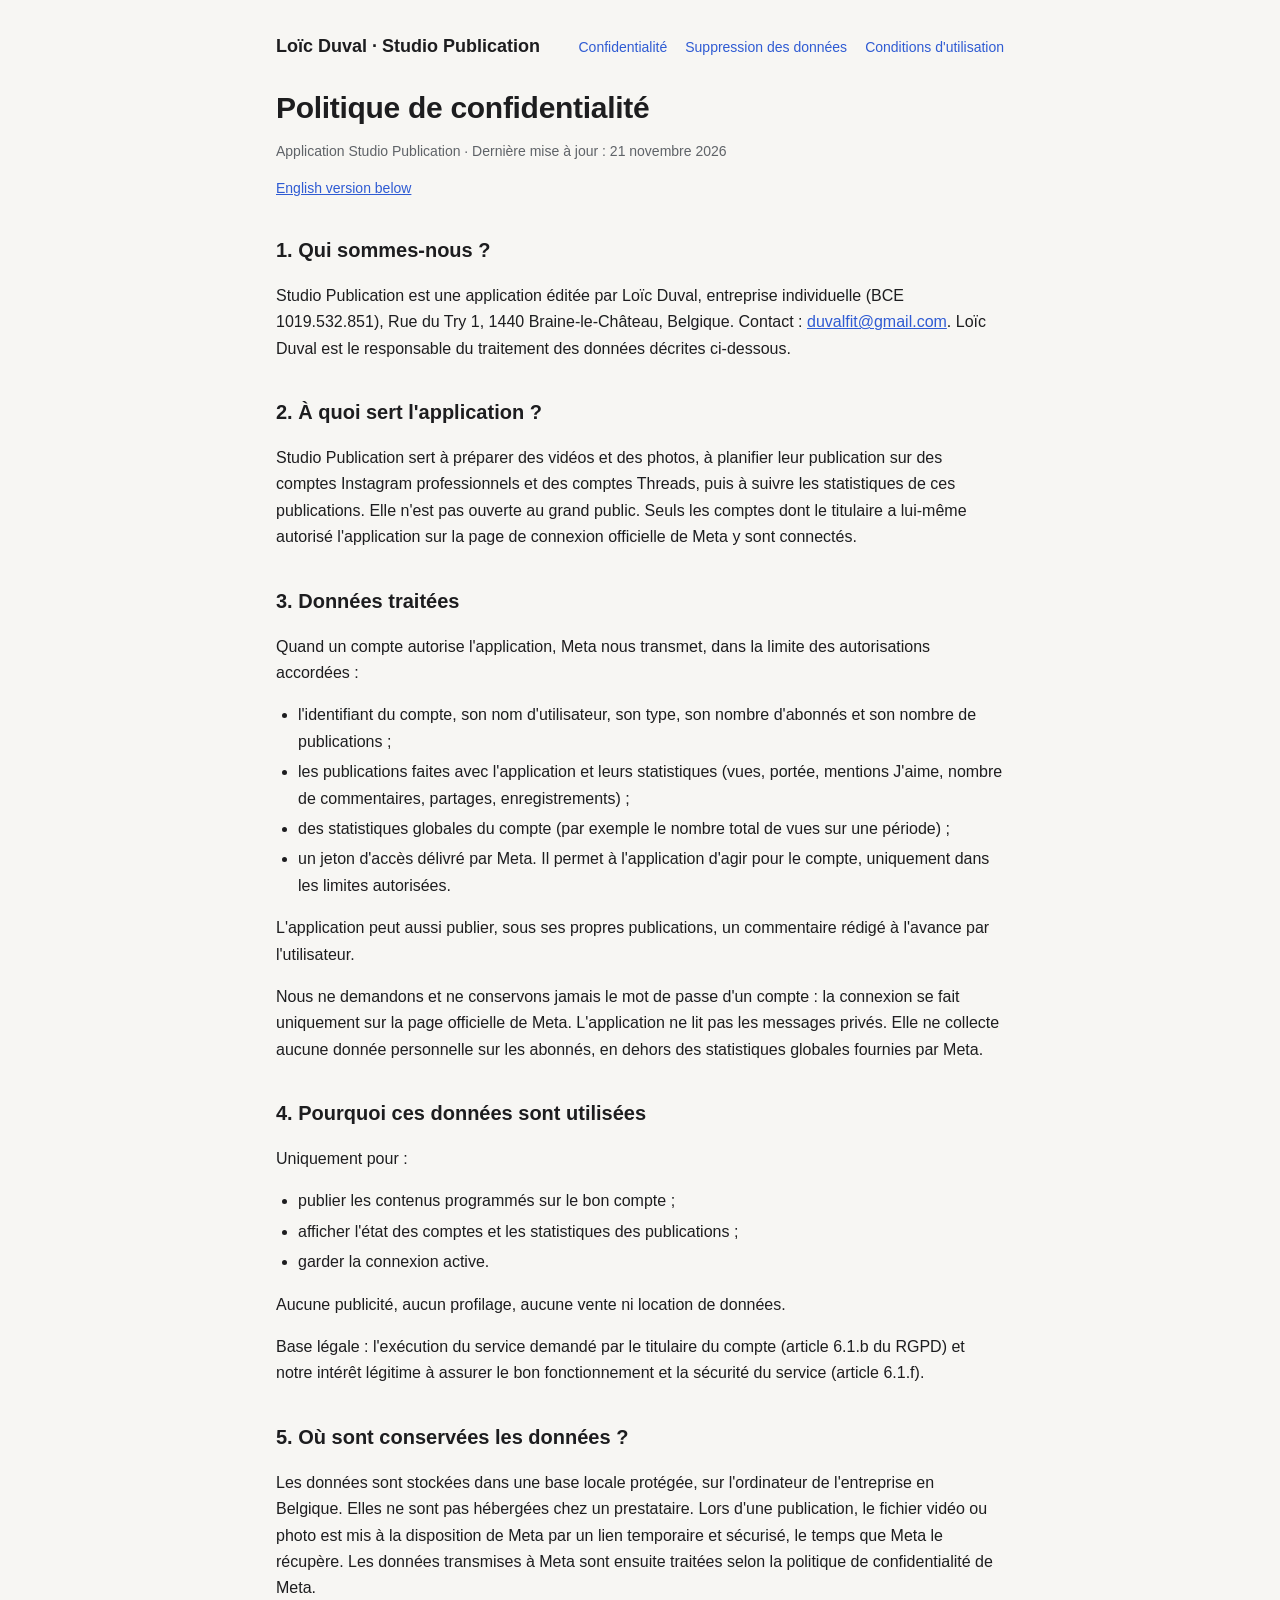
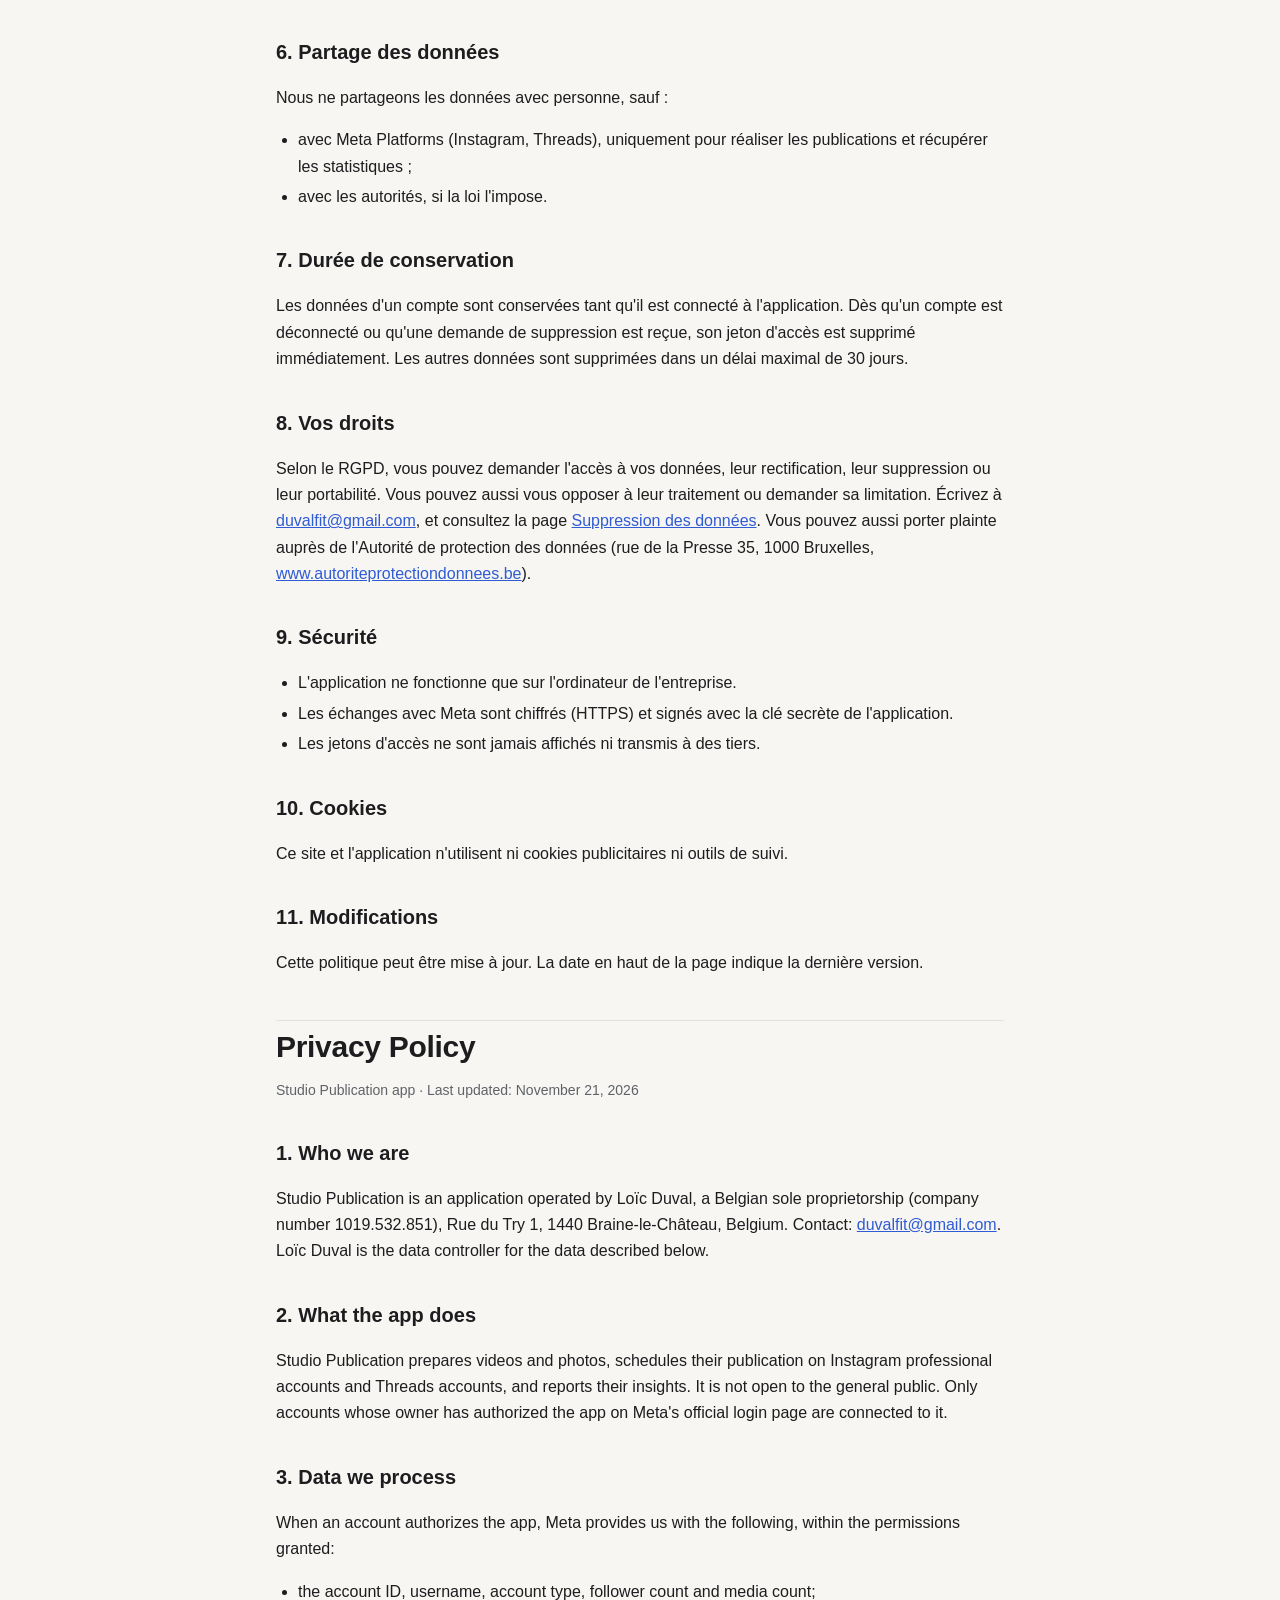
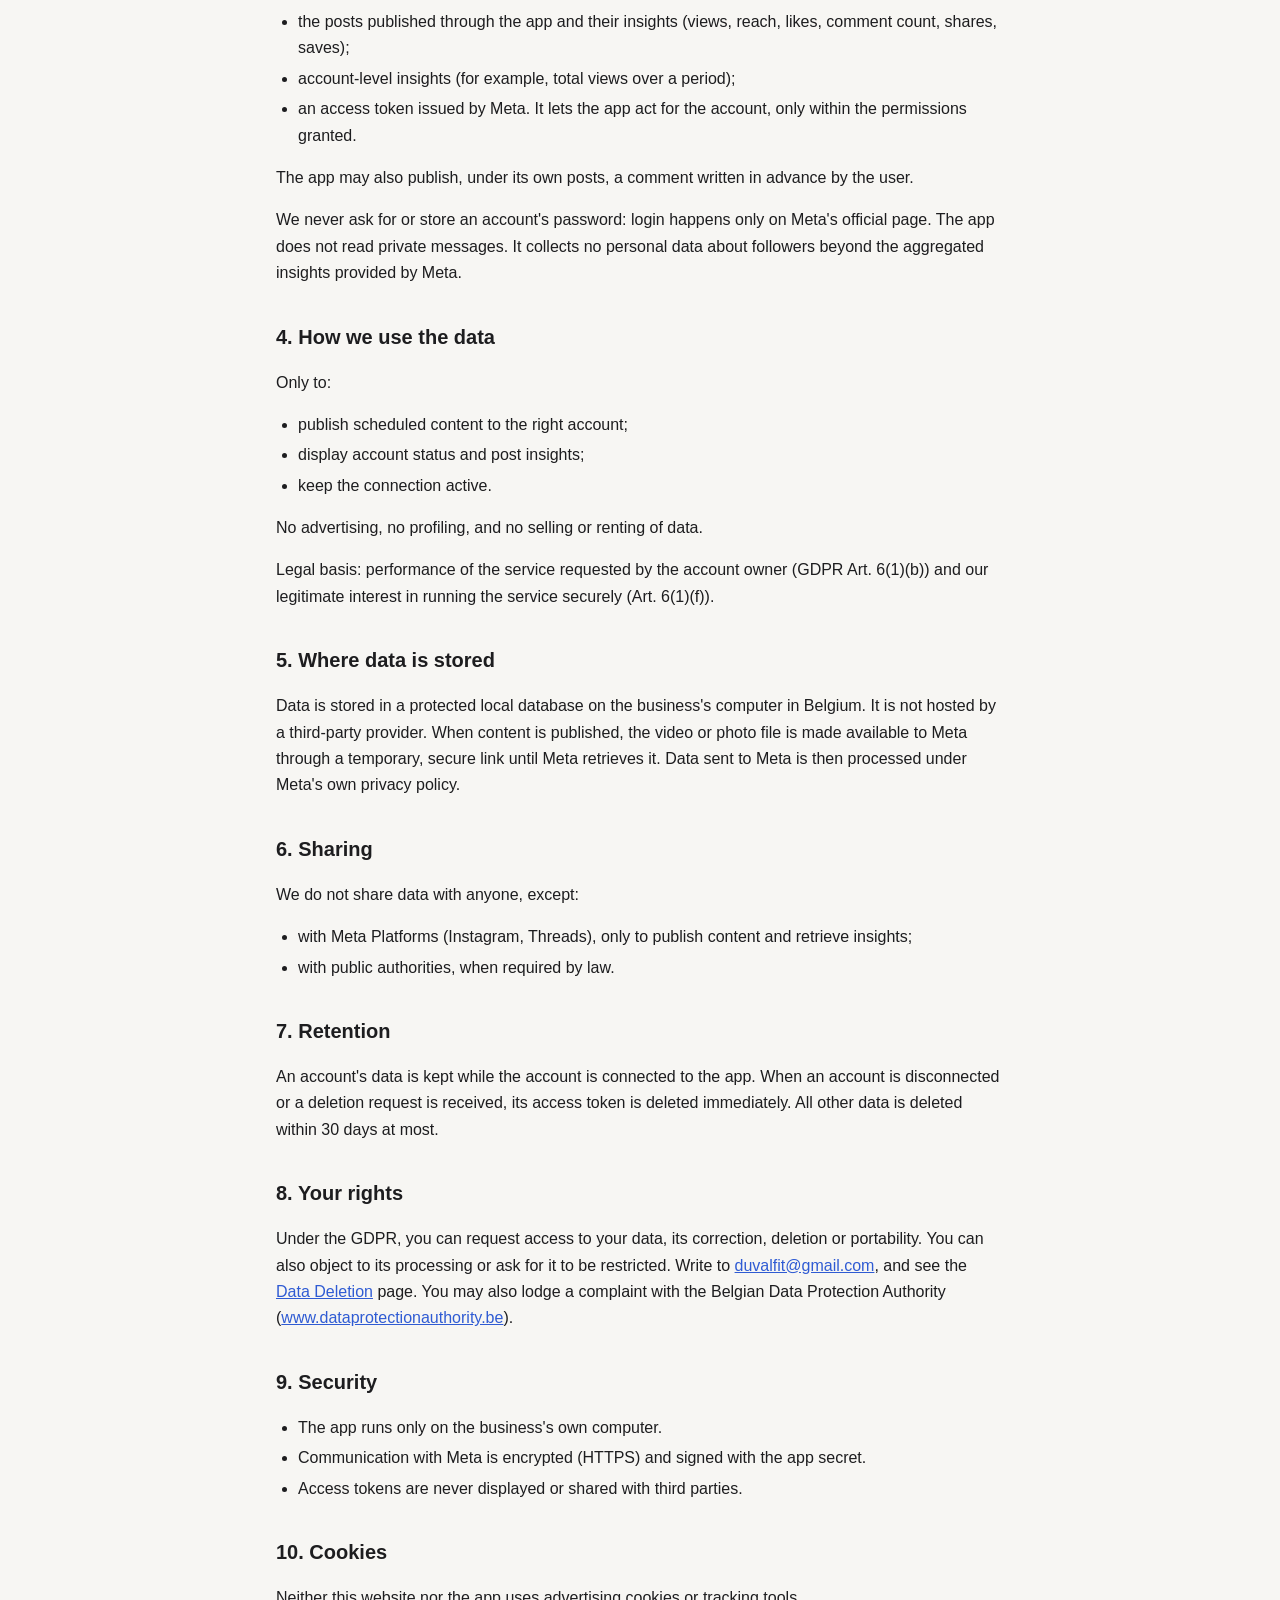
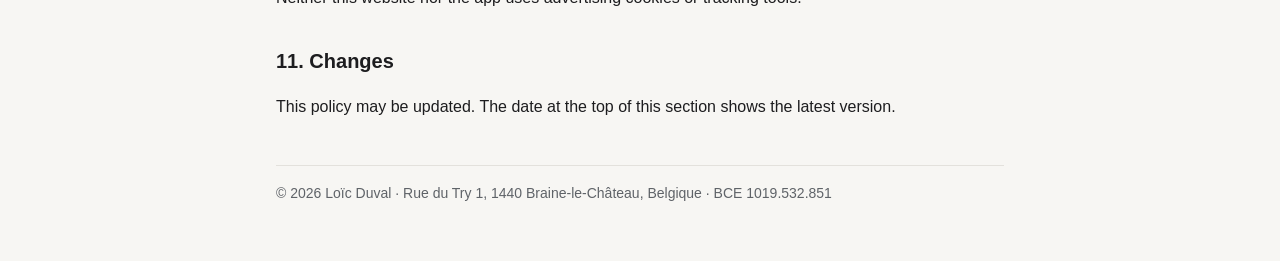
<file: confidentialite.html>
<!doctype html>
<html lang="fr">
<head>
<meta charset="utf-8">
<meta name="viewport" content="width=device-width, initial-scale=1">
<title>Politique de confidentialité · Studio Publication</title>
<meta name="description" content="Politique de confidentialité de l'application Studio Publication (Loïc Duval, Belgique).">
<link rel="stylesheet" href="style.css">
<link rel="icon" type="image/png" href="icone.png">
<link rel="apple-touch-icon" href="icone.png">
</head>
<body>
<div class="page">
  <header class="haut">
    <a class="marque" href="./">Loïc Duval · Studio Publication</a>
    <nav class="liens">
      <a href="confidentialite.html">Confidentialité</a>
      <a href="suppression-des-donnees.html">Suppression des données</a>
      <a href="conditions.html">Conditions d'utilisation</a>
    </nav>
  </header>

  <h1>Politique de confidentialité</h1>
  <p class="date">Application Studio Publication · Dernière mise à jour : 21 novembre 2026</p>
  <p class="langue"><a href="#en">English version below</a></p>

  <h2>1. Qui sommes-nous ?</h2>
  <p>Studio Publication est une application éditée par Loïc Duval, entreprise individuelle (BCE 1019.532.851), Rue du Try 1, 1440 Braine-le-Château, Belgique. Contact : <a href="mailto:duvalfit@gmail.com">duvalfit@gmail.com</a>. Loïc Duval est le responsable du traitement des données décrites ci-dessous.</p>

  <h2>2. À quoi sert l'application ?</h2>
  <p>Studio Publication sert à préparer des vidéos et des photos, à planifier leur publication sur des comptes Instagram professionnels et des comptes Threads, puis à suivre les statistiques de ces publications. Elle n'est pas ouverte au grand public. Seuls les comptes dont le titulaire a lui-même autorisé l'application sur la page de connexion officielle de Meta y sont connectés.</p>

  <h2>3. Données traitées</h2>
  <p>Quand un compte autorise l'application, Meta nous transmet, dans la limite des autorisations accordées :</p>
  <ul>
    <li>l'identifiant du compte, son nom d'utilisateur, son type, son nombre d'abonnés et son nombre de publications ;</li>
    <li>les publications faites avec l'application et leurs statistiques (vues, portée, mentions J'aime, nombre de commentaires, partages, enregistrements) ;</li>
    <li>des statistiques globales du compte (par exemple le nombre total de vues sur une période) ;</li>
    <li>un jeton d'accès délivré par Meta. Il permet à l'application d'agir pour le compte, uniquement dans les limites autorisées.</li>
  </ul>
  <p>L'application peut aussi publier, sous ses propres publications, un commentaire rédigé à l'avance par l'utilisateur.</p>
  <p>Nous ne demandons et ne conservons jamais le mot de passe d'un compte : la connexion se fait uniquement sur la page officielle de Meta. L'application ne lit pas les messages privés. Elle ne collecte aucune donnée personnelle sur les abonnés, en dehors des statistiques globales fournies par Meta.</p>

  <h2>4. Pourquoi ces données sont utilisées</h2>
  <p>Uniquement pour :</p>
  <ul>
    <li>publier les contenus programmés sur le bon compte ;</li>
    <li>afficher l'état des comptes et les statistiques des publications ;</li>
    <li>garder la connexion active.</li>
  </ul>
  <p>Aucune publicité, aucun profilage, aucune vente ni location de données.</p>
  <p>Base légale : l'exécution du service demandé par le titulaire du compte (article 6.1.b du RGPD) et notre intérêt légitime à assurer le bon fonctionnement et la sécurité du service (article 6.1.f).</p>

  <h2>5. Où sont conservées les données ?</h2>
  <p>Les données sont stockées dans une base locale protégée, sur l'ordinateur de l'entreprise en Belgique. Elles ne sont pas hébergées chez un prestataire. Lors d'une publication, le fichier vidéo ou photo est mis à la disposition de Meta par un lien temporaire et sécurisé, le temps que Meta le récupère. Les données transmises à Meta sont ensuite traitées selon la politique de confidentialité de Meta.</p>

  <h2>6. Partage des données</h2>
  <p>Nous ne partageons les données avec personne, sauf :</p>
  <ul>
    <li>avec Meta Platforms (Instagram, Threads), uniquement pour réaliser les publications et récupérer les statistiques ;</li>
    <li>avec les autorités, si la loi l'impose.</li>
  </ul>

  <h2>7. Durée de conservation</h2>
  <p>Les données d'un compte sont conservées tant qu'il est connecté à l'application. Dès qu'un compte est déconnecté ou qu'une demande de suppression est reçue, son jeton d'accès est supprimé immédiatement. Les autres données sont supprimées dans un délai maximal de 30 jours.</p>

  <h2>8. Vos droits</h2>
  <p>Selon le RGPD, vous pouvez demander l'accès à vos données, leur rectification, leur suppression ou leur portabilité. Vous pouvez aussi vous opposer à leur traitement ou demander sa limitation. Écrivez à <a href="mailto:duvalfit@gmail.com">duvalfit@gmail.com</a>, et consultez la page <a href="suppression-des-donnees.html">Suppression des données</a>. Vous pouvez aussi porter plainte auprès de l'Autorité de protection des données (rue de la Presse 35, 1000 Bruxelles, <a href="https://www.autoriteprotectiondonnees.be">www.autoriteprotectiondonnees.be</a>).</p>

  <h2>9. Sécurité</h2>
  <ul>
    <li>L'application ne fonctionne que sur l'ordinateur de l'entreprise.</li>
    <li>Les échanges avec Meta sont chiffrés (HTTPS) et signés avec la clé secrète de l'application.</li>
    <li>Les jetons d'accès ne sont jamais affichés ni transmis à des tiers.</li>
  </ul>

  <h2>10. Cookies</h2>
  <p>Ce site et l'application n'utilisent ni cookies publicitaires ni outils de suivi.</p>

  <h2>11. Modifications</h2>
  <p>Cette politique peut être mise à jour. La date en haut de la page indique la dernière version.</p>

  <hr>
  <section id="en" lang="en">
    <h1>Privacy Policy</h1>
    <p class="date">Studio Publication app · Last updated: November 21, 2026</p>

    <h2>1. Who we are</h2>
    <p>Studio Publication is an application operated by Loïc Duval, a Belgian sole proprietorship (company number 1019.532.851), Rue du Try 1, 1440 Braine-le-Château, Belgium. Contact: <a href="mailto:duvalfit@gmail.com">duvalfit@gmail.com</a>. Loïc Duval is the data controller for the data described below.</p>

    <h2>2. What the app does</h2>
    <p>Studio Publication prepares videos and photos, schedules their publication on Instagram professional accounts and Threads accounts, and reports their insights. It is not open to the general public. Only accounts whose owner has authorized the app on Meta's official login page are connected to it.</p>

    <h2>3. Data we process</h2>
    <p>When an account authorizes the app, Meta provides us with the following, within the permissions granted:</p>
    <ul>
      <li>the account ID, username, account type, follower count and media count;</li>
      <li>the posts published through the app and their insights (views, reach, likes, comment count, shares, saves);</li>
      <li>account-level insights (for example, total views over a period);</li>
      <li>an access token issued by Meta. It lets the app act for the account, only within the permissions granted.</li>
    </ul>
    <p>The app may also publish, under its own posts, a comment written in advance by the user.</p>
    <p>We never ask for or store an account's password: login happens only on Meta's official page. The app does not read private messages. It collects no personal data about followers beyond the aggregated insights provided by Meta.</p>

    <h2>4. How we use the data</h2>
    <p>Only to:</p>
    <ul>
      <li>publish scheduled content to the right account;</li>
      <li>display account status and post insights;</li>
      <li>keep the connection active.</li>
    </ul>
    <p>No advertising, no profiling, and no selling or renting of data.</p>
    <p>Legal basis: performance of the service requested by the account owner (GDPR Art. 6(1)(b)) and our legitimate interest in running the service securely (Art. 6(1)(f)).</p>

    <h2>5. Where data is stored</h2>
    <p>Data is stored in a protected local database on the business's computer in Belgium. It is not hosted by a third-party provider. When content is published, the video or photo file is made available to Meta through a temporary, secure link until Meta retrieves it. Data sent to Meta is then processed under Meta's own privacy policy.</p>

    <h2>6. Sharing</h2>
    <p>We do not share data with anyone, except:</p>
    <ul>
      <li>with Meta Platforms (Instagram, Threads), only to publish content and retrieve insights;</li>
      <li>with public authorities, when required by law.</li>
    </ul>

    <h2>7. Retention</h2>
    <p>An account's data is kept while the account is connected to the app. When an account is disconnected or a deletion request is received, its access token is deleted immediately. All other data is deleted within 30 days at most.</p>

    <h2>8. Your rights</h2>
    <p>Under the GDPR, you can request access to your data, its correction, deletion or portability. You can also object to its processing or ask for it to be restricted. Write to <a href="mailto:duvalfit@gmail.com">duvalfit@gmail.com</a>, and see the <a href="suppression-des-donnees.html#en">Data Deletion</a> page. You may also lodge a complaint with the Belgian Data Protection Authority (<a href="https://www.dataprotectionauthority.be">www.dataprotectionauthority.be</a>).</p>

    <h2>9. Security</h2>
    <ul>
      <li>The app runs only on the business's own computer.</li>
      <li>Communication with Meta is encrypted (HTTPS) and signed with the app secret.</li>
      <li>Access tokens are never displayed or shared with third parties.</li>
    </ul>

    <h2>10. Cookies</h2>
    <p>Neither this website nor the app uses advertising cookies or tracking tools.</p>

    <h2>11. Changes</h2>
    <p>This policy may be updated. The date at the top of this section shows the latest version.</p>
  </section>

  <footer class="bas">© 2026 Loïc Duval · Rue du Try 1, 1440 Braine-le-Château, Belgique · BCE 1019.532.851</footer>
</div>
</body>
</html>
</file>
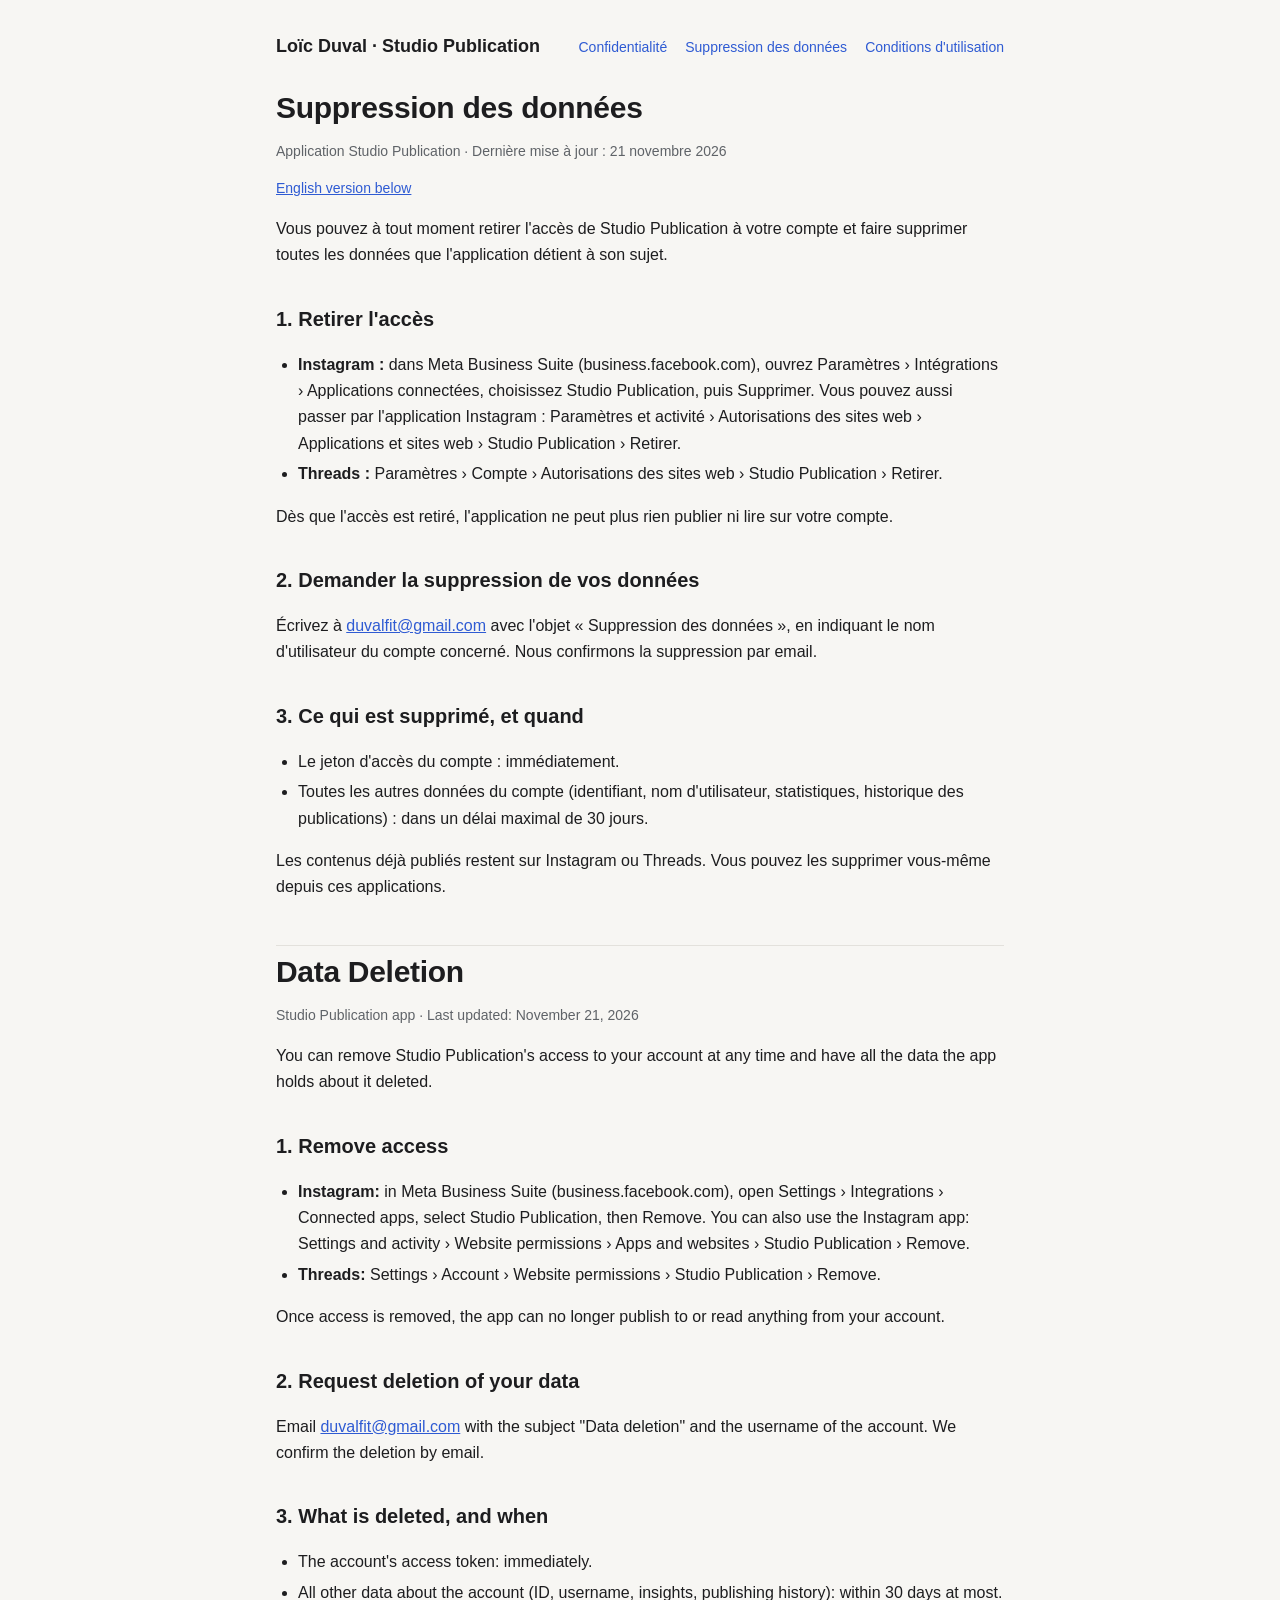
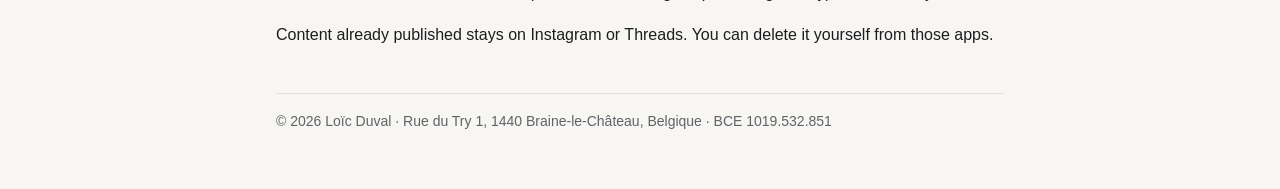
<file: suppression-des-donnees.html>
<!doctype html>
<html lang="fr">
<head>
<meta charset="utf-8">
<meta name="viewport" content="width=device-width, initial-scale=1">
<title>Suppression des données · Studio Publication</title>
<meta name="description" content="Comment retirer l'accès de Studio Publication à votre compte et faire supprimer vos données.">
<link rel="stylesheet" href="style.css">
<link rel="icon" type="image/png" href="icone.png">
<link rel="apple-touch-icon" href="icone.png">
</head>
<body>
<div class="page">
  <header class="haut">
    <a class="marque" href="./">Loïc Duval · Studio Publication</a>
    <nav class="liens">
      <a href="confidentialite.html">Confidentialité</a>
      <a href="suppression-des-donnees.html">Suppression des données</a>
      <a href="conditions.html">Conditions d'utilisation</a>
    </nav>
  </header>

  <h1>Suppression des données</h1>
  <p class="date">Application Studio Publication · Dernière mise à jour : 21 novembre 2026</p>
  <p class="langue"><a href="#en">English version below</a></p>

  <p>Vous pouvez à tout moment retirer l'accès de Studio Publication à votre compte et faire supprimer toutes les données que l'application détient à son sujet.</p>

  <h2>1. Retirer l'accès</h2>
  <ul>
    <li><strong>Instagram :</strong> dans Meta Business Suite (business.facebook.com), ouvrez Paramètres › Intégrations › Applications connectées, choisissez Studio Publication, puis Supprimer. Vous pouvez aussi passer par l'application Instagram : Paramètres et activité › Autorisations des sites web › Applications et sites web › Studio Publication › Retirer.</li>
    <li><strong>Threads :</strong> Paramètres › Compte › Autorisations des sites web › Studio Publication › Retirer.</li>
  </ul>
  <p>Dès que l'accès est retiré, l'application ne peut plus rien publier ni lire sur votre compte.</p>

  <h2>2. Demander la suppression de vos données</h2>
  <p>Écrivez à <a href="mailto:duvalfit@gmail.com?subject=Suppression%20des%20donn%C3%A9es">duvalfit@gmail.com</a> avec l'objet « Suppression des données », en indiquant le nom d'utilisateur du compte concerné. Nous confirmons la suppression par email.</p>

  <h2>3. Ce qui est supprimé, et quand</h2>
  <ul>
    <li>Le jeton d'accès du compte : immédiatement.</li>
    <li>Toutes les autres données du compte (identifiant, nom d'utilisateur, statistiques, historique des publications) : dans un délai maximal de 30 jours.</li>
  </ul>
  <p>Les contenus déjà publiés restent sur Instagram ou Threads. Vous pouvez les supprimer vous-même depuis ces applications.</p>

  <hr>
  <section id="en" lang="en">
    <h1>Data Deletion</h1>
    <p class="date">Studio Publication app · Last updated: November 21, 2026</p>

    <p>You can remove Studio Publication's access to your account at any time and have all the data the app holds about it deleted.</p>

    <h2>1. Remove access</h2>
    <ul>
      <li><strong>Instagram:</strong> in Meta Business Suite (business.facebook.com), open Settings › Integrations › Connected apps, select Studio Publication, then Remove. You can also use the Instagram app: Settings and activity › Website permissions › Apps and websites › Studio Publication › Remove.</li>
      <li><strong>Threads:</strong> Settings › Account › Website permissions › Studio Publication › Remove.</li>
    </ul>
    <p>Once access is removed, the app can no longer publish to or read anything from your account.</p>

    <h2>2. Request deletion of your data</h2>
    <p>Email <a href="mailto:duvalfit@gmail.com?subject=Data%20deletion">duvalfit@gmail.com</a> with the subject "Data deletion" and the username of the account. We confirm the deletion by email.</p>

    <h2>3. What is deleted, and when</h2>
    <ul>
      <li>The account's access token: immediately.</li>
      <li>All other data about the account (ID, username, insights, publishing history): within 30 days at most.</li>
    </ul>
    <p>Content already published stays on Instagram or Threads. You can delete it yourself from those apps.</p>
  </section>

  <footer class="bas">© 2026 Loïc Duval · Rue du Try 1, 1440 Braine-le-Château, Belgique · BCE 1019.532.851</footer>
</div>
</body>
</html>
</file>
<file: style.css>
:root {
  --fond: #f7f6f3;
  --carte: #ffffff;
  --texte: #1d1d1f;
  --doux: #5f6368;
  --trait: #e3e1dc;
  --accent: #2f5bd3;
  color-scheme: light dark;
}
@media (prefers-color-scheme: dark) {
  :root {
    --fond: #141416;
    --carte: #1d1d20;
    --texte: #ececef;
    --doux: #a2a2aa;
    --trait: #2e2e33;
    --accent: #8aa8ff;
  }
}
* { box-sizing: border-box; }
html { -webkit-text-size-adjust: 100%; }
body {
  margin: 0;
  background: var(--fond);
  color: var(--texte);
  font: 16px/1.65 -apple-system, BlinkMacSystemFont, "Segoe UI", Roboto, "Helvetica Neue", Arial, sans-serif;
}
a { color: var(--accent); }
.page { max-width: 760px; margin: 0 auto; padding: 32px 16px 56px; }
header.haut { display: flex; flex-wrap: wrap; align-items: baseline; justify-content: space-between; gap: 8px 24px; margin-bottom: 28px; }
header.haut .marque { font-weight: 700; font-size: 18px; text-decoration: none; color: var(--texte); }
nav.liens { display: flex; flex-wrap: wrap; gap: 6px 18px; font-size: 14px; }
nav.liens a { text-decoration: none; }
nav.liens a:hover { text-decoration: underline; }
h1 { font-size: 30px; line-height: 1.2; margin: 0 0 8px; letter-spacing: -0.01em; }
h2 { font-size: 20px; margin: 34px 0 8px; }
h3 { font-size: 16px; margin: 22px 0 6px; }
.sous-titre { color: var(--doux); margin: 0 0 24px; }
.carte { background: var(--carte); border: 1px solid var(--trait); border-radius: 12px; padding: 20px 22px; margin: 18px 0; }
.carte h2 { margin-top: 0; }
dl.fiche { display: grid; grid-template-columns: max-content 1fr; gap: 6px 18px; margin: 0; }
dl.fiche dt { color: var(--doux); }
dl.fiche dd { margin: 0; }
.date { color: var(--doux); font-size: 14px; }
.langue { font-size: 14px; color: var(--doux); }
ul, ol { padding-left: 22px; }
li { margin: 4px 0; }
hr { border: 0; border-top: 1px solid var(--trait); margin: 44px 0 8px; }
footer.bas { margin-top: 44px; padding-top: 16px; border-top: 1px solid var(--trait); color: var(--doux); font-size: 14px; }
@media (max-width: 520px) {
  h1 { font-size: 25px; }
  dl.fiche { grid-template-columns: 1fr; gap: 0; }
  dl.fiche dd { margin-bottom: 8px; }
}
</file>
